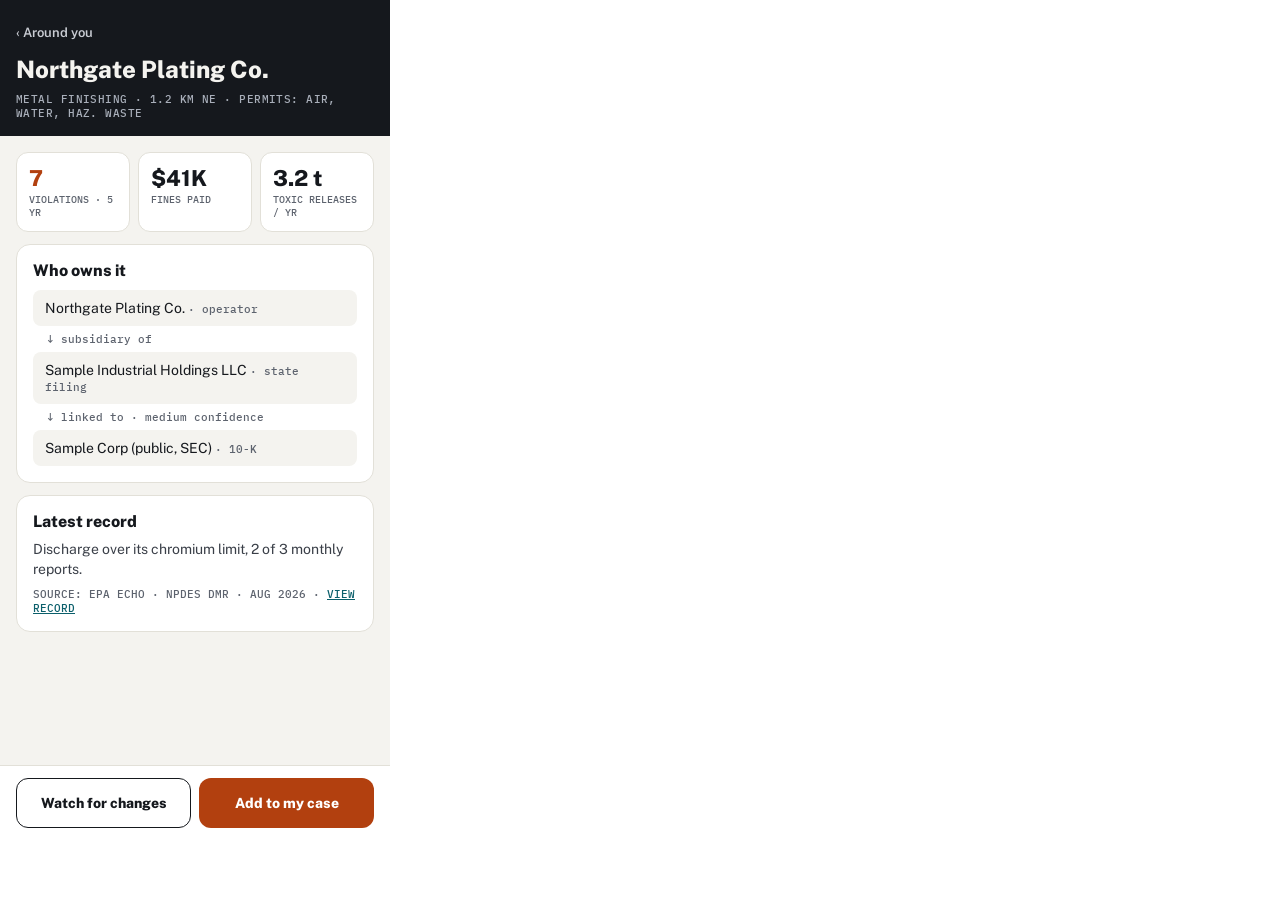
<file: mockups/2-phone-facility.html>
<!doctype html>
<html lang="en">
<head>
<meta charset="utf-8">
<title>A facility</title>

<link rel="stylesheet" href="https://fonts.googleapis.com/css2?family=Public+Sans:wght@400;600;800&amp;family=IBM+Plex+Mono:wght@500;600&amp;display=swap">
<style>
body{margin:0}
a{color:#0b5f6b}a:hover{color:#063e46}
</style>
</head>
<body>
<div style="width: 390px; height: 844px; box-sizing: border-box; overflow: hidden; background: #f4f3ef; color: #15181d; font-family: 'Public Sans', system-ui, sans-serif; display: flex; flex-direction: column">
<div style="padding: 16px; display: flex; flex-direction: column; gap: 8px; background: #15181d; color: #f4f3ef">
<a href="1-phone-my-address.html" style="color: #c9ccd3; font: 600 13px 'Public Sans', sans-serif; text-decoration: none; min-height: 32px; display: flex; align-items: center">‹ Around you</a>
<div style="font: 800 24px/1.15 'Public Sans', sans-serif">Northgate Plating Co.</div>
<div style="font: 500 11px 'IBM Plex Mono', monospace; color: #a9afba; letter-spacing: 0.04em">METAL FINISHING · 1.2 KM NE · PERMITS: AIR, WATER, HAZ. WASTE</div>
</div>
<div style="flex: 1; overflow: hidden; padding: 16px; display: flex; flex-direction: column; gap: 12px">
<div style="display: grid; grid-template-columns: repeat(3, minmax(0, 1fr)); gap: 8px">
<div style="background: #ffffff; border: 1px solid #e2e0d8; border-radius: 12px; padding: 12px; display: flex; flex-direction: column; gap: 2px"><div style="font: 800 22px 'Public Sans', sans-serif; color: #b2400f">7</div><div style="font: 500 10px 'IBM Plex Mono', monospace; color: #5d636e">VIOLATIONS · 5 YR</div></div>
<div style="background: #ffffff; border: 1px solid #e2e0d8; border-radius: 12px; padding: 12px; display: flex; flex-direction: column; gap: 2px"><div style="font: 800 22px 'Public Sans', sans-serif">$41K</div><div style="font: 500 10px 'IBM Plex Mono', monospace; color: #5d636e">FINES PAID</div></div>
<div style="background: #ffffff; border: 1px solid #e2e0d8; border-radius: 12px; padding: 12px; display: flex; flex-direction: column; gap: 2px"><div style="font: 800 22px 'Public Sans', sans-serif">3.2 t</div><div style="font: 500 10px 'IBM Plex Mono', monospace; color: #5d636e">TOXIC RELEASES / YR</div></div>
</div>
<div style="background: #ffffff; border: 1px solid #e2e0d8; border-radius: 14px; padding: 16px; display: flex; flex-direction: column; gap: 10px">
<div style="font: 800 16px 'Public Sans', sans-serif">Who owns it</div>
<div style="display: flex; flex-direction: column; gap: 6px; font: 400 14px 'Public Sans', sans-serif">
<div style="padding: 10px 12px; background: #f4f3ef; border-radius: 8px">Northgate Plating Co. <span style="font: 500 11px 'IBM Plex Mono', monospace; color: #5d636e">· operator</span></div>
<div style="padding-left: 14px; font: 500 11px 'IBM Plex Mono', monospace; color: #5d636e">↓ subsidiary of</div>
<div style="padding: 10px 12px; background: #f4f3ef; border-radius: 8px">Sample Industrial Holdings LLC <span style="font: 500 11px 'IBM Plex Mono', monospace; color: #5d636e">· state filing</span></div>
<div style="padding-left: 14px; font: 500 11px 'IBM Plex Mono', monospace; color: #5d636e">↓ linked to · medium confidence</div>
<div style="padding: 10px 12px; background: #f4f3ef; border-radius: 8px">Sample Corp (public, SEC) <span style="font: 500 11px 'IBM Plex Mono', monospace; color: #5d636e">· 10-K</span></div>
</div>
</div>
<div style="background: #ffffff; border: 1px solid #e2e0d8; border-radius: 14px; padding: 16px; display: flex; flex-direction: column; gap: 8px">
<div style="font: 800 16px 'Public Sans', sans-serif">Latest record</div>
<div style="font: 400 14px/1.45 'Public Sans', sans-serif; color: #3a3f48">Discharge over its chromium limit, 2 of 3 monthly reports.</div>
<div style="font: 500 11px 'IBM Plex Mono', monospace; color: #5d636e">SOURCE: EPA ECHO · NPDES DMR · AUG 2026 · <a href="#">VIEW RECORD</a></div>
</div>
</div>
<div style="padding: 12px 16px 16px; display: grid; grid-template-columns: repeat(2, minmax(0, 1fr)); gap: 8px; background: #ffffff; border-top: 1px solid #e2e0d8">
<button type="button" style="min-height: 50px; border: 1.5px solid #15181d; border-radius: 12px; background: #ffffff; color: #15181d; font: 800 14px 'Public Sans', sans-serif">Watch for changes</button>
<button type="button" style="min-height: 50px; border: 0; border-radius: 12px; background: #b2400f; color: #ffffff; font: 800 14px 'Public Sans', sans-serif">Add to my case</button>
</div>
</div>
</body>
</html>
</file>
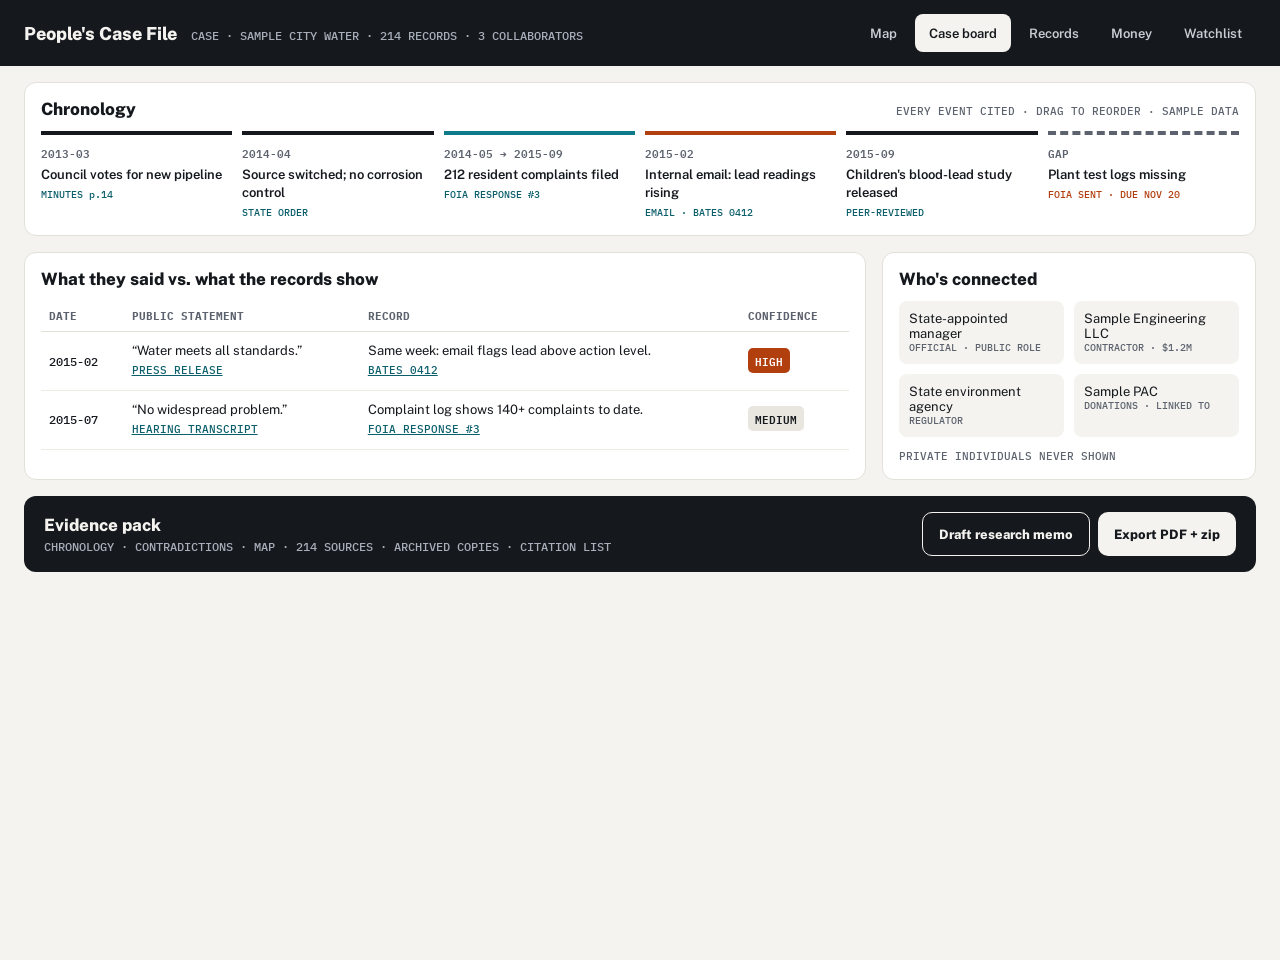
<file: mockups/6-laptop-case-board.html>
<!doctype html>
<html lang="en">
<head>
<meta charset="utf-8">
<title>Case board</title>

<link rel="stylesheet" href="https://fonts.googleapis.com/css2?family=Public+Sans:wght@400;600;800&amp;family=IBM+Plex+Mono:wght@500;600&amp;display=swap">
<style>
body{margin:0}
a{color:#0b5f6b}a:hover{color:#063e46}
</style>
</head>
<body>
<div style="min-height: 960px; box-sizing: border-box; background: #f4f3ef; color: #15181d; font-family: 'Public Sans', system-ui, sans-serif; display: flex; flex-direction: column">
<header style="background: #15181d; color: #f4f3ef; padding: 14px 24px; display: flex; flex-wrap: wrap; gap: 16px; align-items: center; justify-content: space-between">
<div style="display: flex; gap: 14px; align-items: baseline; flex-wrap: wrap">
<div style="font: 800 18px 'Public Sans', sans-serif">People's Case File</div>
<div style="font: 500 12px 'IBM Plex Mono', monospace; color: #a9afba">CASE · SAMPLE CITY WATER · 214 RECORDS · 3 COLLABORATORS</div>
</div>
<nav style="display: flex; gap: 4px; flex-wrap: wrap">
<a href="5-laptop-pro-map.html" style="min-height: 38px; padding: 0 14px; display: flex; align-items: center; border-radius: 8px; color: #c9ccd3; font: 600 13px 'Public Sans', sans-serif; text-decoration: none">Map</a>
<a href="6-laptop-case-board.html" style="min-height: 38px; padding: 0 14px; display: flex; align-items: center; border-radius: 8px; background: #f4f3ef; color: #15181d; font: 600 13px 'Public Sans', sans-serif; text-decoration: none">Case board</a>
<a href="#" style="min-height: 38px; padding: 0 14px; display: flex; align-items: center; border-radius: 8px; color: #c9ccd3; font: 600 13px 'Public Sans', sans-serif; text-decoration: none">Records</a>
<a href="#" style="min-height: 38px; padding: 0 14px; display: flex; align-items: center; border-radius: 8px; color: #c9ccd3; font: 600 13px 'Public Sans', sans-serif; text-decoration: none">Money</a>
<a href="#" style="min-height: 38px; padding: 0 14px; display: flex; align-items: center; border-radius: 8px; color: #c9ccd3; font: 600 13px 'Public Sans', sans-serif; text-decoration: none">Watchlist</a>
</nav>
</header>
<div style="padding: 16px 24px 24px; display: flex; flex-direction: column; gap: 16px">
<section style="background: #ffffff; border: 1px solid #e2e0d8; border-radius: 12px; padding: 16px; display: flex; flex-direction: column; gap: 12px">
<div style="display: flex; justify-content: space-between; align-items: baseline; flex-wrap: wrap; gap: 8px"><div style="font: 800 17px 'Public Sans', sans-serif">Chronology</div><div style="font: 500 11px 'IBM Plex Mono', monospace; color: #5d636e">EVERY EVENT CITED · DRAG TO REORDER · SAMPLE DATA</div></div>
<div style="overflow-x: auto"><div style="display: grid; grid-template-columns: repeat(6, minmax(170px, 1fr)); gap: 10px; min-width: 1060px">
<div style="border-top: 4px solid #15181d; padding-top: 8px; display: flex; flex-direction: column; gap: 4px"><div style="font: 600 11px 'IBM Plex Mono', monospace; color: #5d636e">2013-03</div><div style="font: 600 13px/1.4 'Public Sans', sans-serif">Council votes for new pipeline</div><div style="font: 500 10px 'IBM Plex Mono', monospace; color: #0b5f6b">MINUTES p.14</div></div>
<div style="border-top: 4px solid #15181d; padding-top: 8px; display: flex; flex-direction: column; gap: 4px"><div style="font: 600 11px 'IBM Plex Mono', monospace; color: #5d636e">2014-04</div><div style="font: 600 13px/1.4 'Public Sans', sans-serif">Source switched; no corrosion control</div><div style="font: 500 10px 'IBM Plex Mono', monospace; color: #0b5f6b">STATE ORDER</div></div>
<div style="border-top: 4px solid #0e7a8a; padding-top: 8px; display: flex; flex-direction: column; gap: 4px"><div style="font: 600 11px 'IBM Plex Mono', monospace; color: #5d636e">2014-05 → 2015-09</div><div style="font: 600 13px/1.4 'Public Sans', sans-serif">212 resident complaints filed</div><div style="font: 500 10px 'IBM Plex Mono', monospace; color: #0b5f6b">FOIA RESPONSE #3</div></div>
<div style="border-top: 4px solid #b2400f; padding-top: 8px; display: flex; flex-direction: column; gap: 4px"><div style="font: 600 11px 'IBM Plex Mono', monospace; color: #5d636e">2015-02</div><div style="font: 600 13px/1.4 'Public Sans', sans-serif">Internal email: lead readings rising</div><div style="font: 500 10px 'IBM Plex Mono', monospace; color: #0b5f6b">EMAIL · BATES 0412</div></div>
<div style="border-top: 4px solid #15181d; padding-top: 8px; display: flex; flex-direction: column; gap: 4px"><div style="font: 600 11px 'IBM Plex Mono', monospace; color: #5d636e">2015-09</div><div style="font: 600 13px/1.4 'Public Sans', sans-serif">Children's blood-lead study released</div><div style="font: 500 10px 'IBM Plex Mono', monospace; color: #0b5f6b">PEER-REVIEWED</div></div>
<div style="border-top: 4px dashed #5d636e; padding-top: 8px; display: flex; flex-direction: column; gap: 4px"><div style="font: 600 11px 'IBM Plex Mono', monospace; color: #5d636e">GAP</div><div style="font: 600 13px/1.4 'Public Sans', sans-serif">Plant test logs missing</div><div style="font: 500 10px 'IBM Plex Mono', monospace; color: #b2400f">FOIA SENT · DUE NOV 20</div></div>
</div></div>
</section>
<div style="display: flex; flex-wrap: wrap; gap: 16px">
<section style="flex: 999 1 560px; min-width: 0; background: #ffffff; border: 1px solid #e2e0d8; border-radius: 12px; padding: 16px; display: flex; flex-direction: column; gap: 12px">
<div style="font: 800 17px 'Public Sans', sans-serif">What they said vs. what the records show</div>
<div style="overflow-x: auto">
<table style="width: 100%; min-width: 560px; border-collapse: collapse; font: 400 13px/1.45 'Public Sans', sans-serif">
<thead><tr style="text-align: left; font: 600 11px 'IBM Plex Mono', monospace; color: #5d636e"><th style="padding: 8px; border-bottom: 1px solid #e2e0d8">DATE</th><th style="padding: 8px; border-bottom: 1px solid #e2e0d8">PUBLIC STATEMENT</th><th style="padding: 8px; border-bottom: 1px solid #e2e0d8">RECORD</th><th style="padding: 8px; border-bottom: 1px solid #e2e0d8">CONFIDENCE</th></tr></thead>
<tbody>
<tr><td style="padding: 10px 8px; border-bottom: 1px solid #ecebe5; font: 500 12px 'IBM Plex Mono', monospace">2015-02</td><td style="padding: 10px 8px; border-bottom: 1px solid #ecebe5">“Water meets all standards.”<br><a href="#" style="font: 500 11px 'IBM Plex Mono', monospace">PRESS RELEASE</a></td><td style="padding: 10px 8px; border-bottom: 1px solid #ecebe5">Same week: email flags lead above action level.<br><a href="#" style="font: 500 11px 'IBM Plex Mono', monospace">BATES 0412</a></td><td style="padding: 10px 8px; border-bottom: 1px solid #ecebe5"><span style="font: 600 11px 'IBM Plex Mono', monospace; color: #ffffff; background: #b2400f; padding: 3px 7px; border-radius: 5px">HIGH</span></td></tr>
<tr><td style="padding: 10px 8px; border-bottom: 1px solid #ecebe5; font: 500 12px 'IBM Plex Mono', monospace">2015-07</td><td style="padding: 10px 8px; border-bottom: 1px solid #ecebe5">“No widespread problem.”<br><a href="#" style="font: 500 11px 'IBM Plex Mono', monospace">HEARING TRANSCRIPT</a></td><td style="padding: 10px 8px; border-bottom: 1px solid #ecebe5">Complaint log shows 140+ complaints to date.<br><a href="#" style="font: 500 11px 'IBM Plex Mono', monospace">FOIA RESPONSE #3</a></td><td style="padding: 10px 8px; border-bottom: 1px solid #ecebe5"><span style="font: 600 11px 'IBM Plex Mono', monospace; color: #15181d; background: #e8e6df; padding: 3px 7px; border-radius: 5px">MEDIUM</span></td></tr>
</tbody>
</table>
</div>
</section>
<section style="flex: 1 1 340px; background: #ffffff; border: 1px solid #e2e0d8; border-radius: 12px; padding: 16px; display: flex; flex-direction: column; gap: 12px">
<div style="font: 800 17px 'Public Sans', sans-serif">Who's connected</div>
<div style="display: grid; grid-template-columns: repeat(2, minmax(0, 1fr)); gap: 10px; font: 400 13px 'Public Sans', sans-serif">
<div style="padding: 10px; border-radius: 8px; background: #f4f3ef">State-appointed manager<div style="font: 500 10px 'IBM Plex Mono', monospace; color: #5d636e">OFFICIAL · PUBLIC ROLE</div></div>
<div style="padding: 10px; border-radius: 8px; background: #f4f3ef">Sample Engineering LLC<div style="font: 500 10px 'IBM Plex Mono', monospace; color: #5d636e">CONTRACTOR · $1.2M</div></div>
<div style="padding: 10px; border-radius: 8px; background: #f4f3ef">State environment agency<div style="font: 500 10px 'IBM Plex Mono', monospace; color: #5d636e">REGULATOR</div></div>
<div style="padding: 10px; border-radius: 8px; background: #f4f3ef">Sample PAC<div style="font: 500 10px 'IBM Plex Mono', monospace; color: #5d636e">DONATIONS · LINKED TO</div></div>
</div>
<div style="font: 500 11px 'IBM Plex Mono', monospace; color: #5d636e">PRIVATE INDIVIDUALS NEVER SHOWN</div>
</section>
</div>
<section style="background: #15181d; color: #f4f3ef; border-radius: 12px; padding: 16px 20px; display: flex; flex-wrap: wrap; gap: 16px; align-items: center; justify-content: space-between">
<div style="display: flex; flex-direction: column; gap: 4px; min-width: 0"><div style="font: 800 17px 'Public Sans', sans-serif">Evidence pack</div><div style="font: 500 12px 'IBM Plex Mono', monospace; color: #a9afba">CHRONOLOGY · CONTRADICTIONS · MAP · 214 SOURCES · ARCHIVED COPIES · CITATION LIST</div></div>
<div style="display: flex; gap: 8px; flex-wrap: wrap">
<button type="button" style="min-height: 44px; padding: 0 16px; border: 1.5px solid #f4f3ef; border-radius: 10px; background: transparent; color: #f4f3ef; font: 800 13px 'Public Sans', sans-serif">Draft research memo</button>
<button type="button" style="min-height: 44px; padding: 0 16px; border: 0; border-radius: 10px; background: #f4f3ef; color: #15181d; font: 800 13px 'Public Sans', sans-serif">Export PDF + zip</button>
</div>
</section>
</div>
</div>
</body>
</html>
</file>
